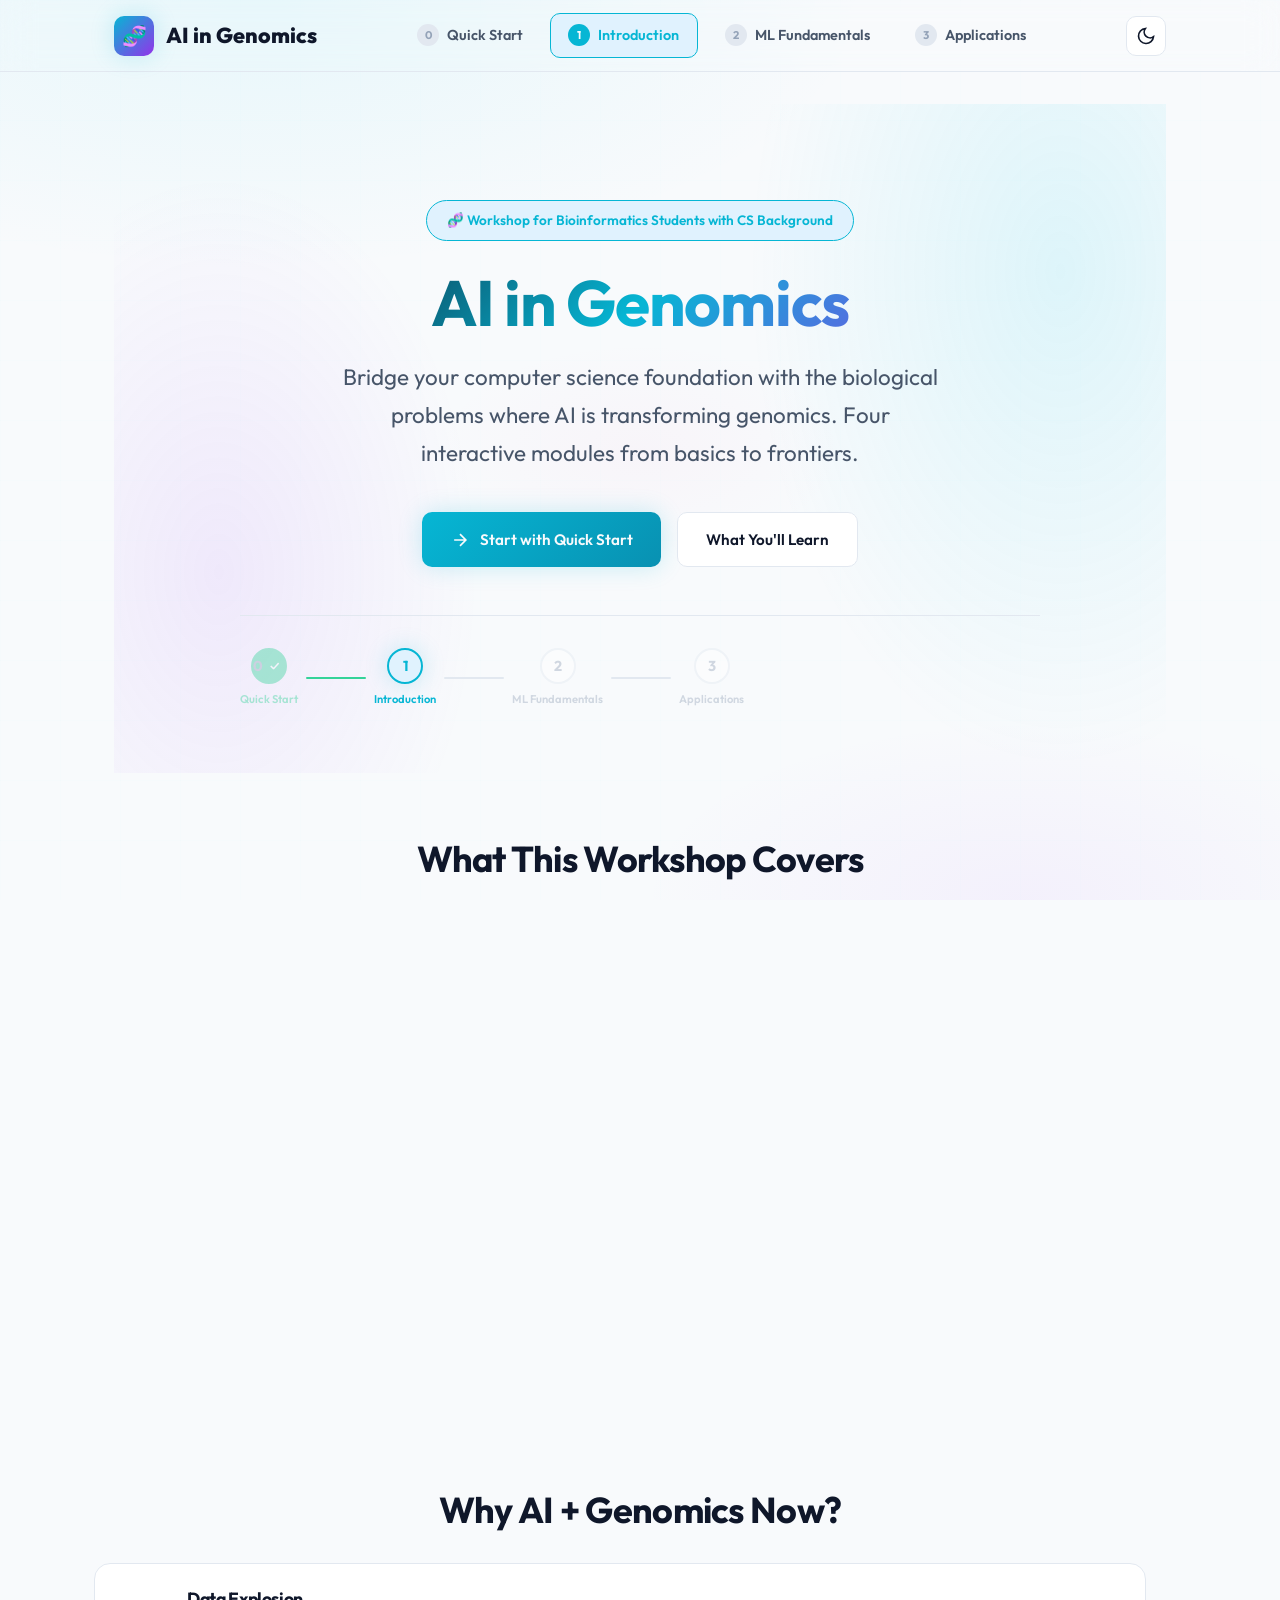
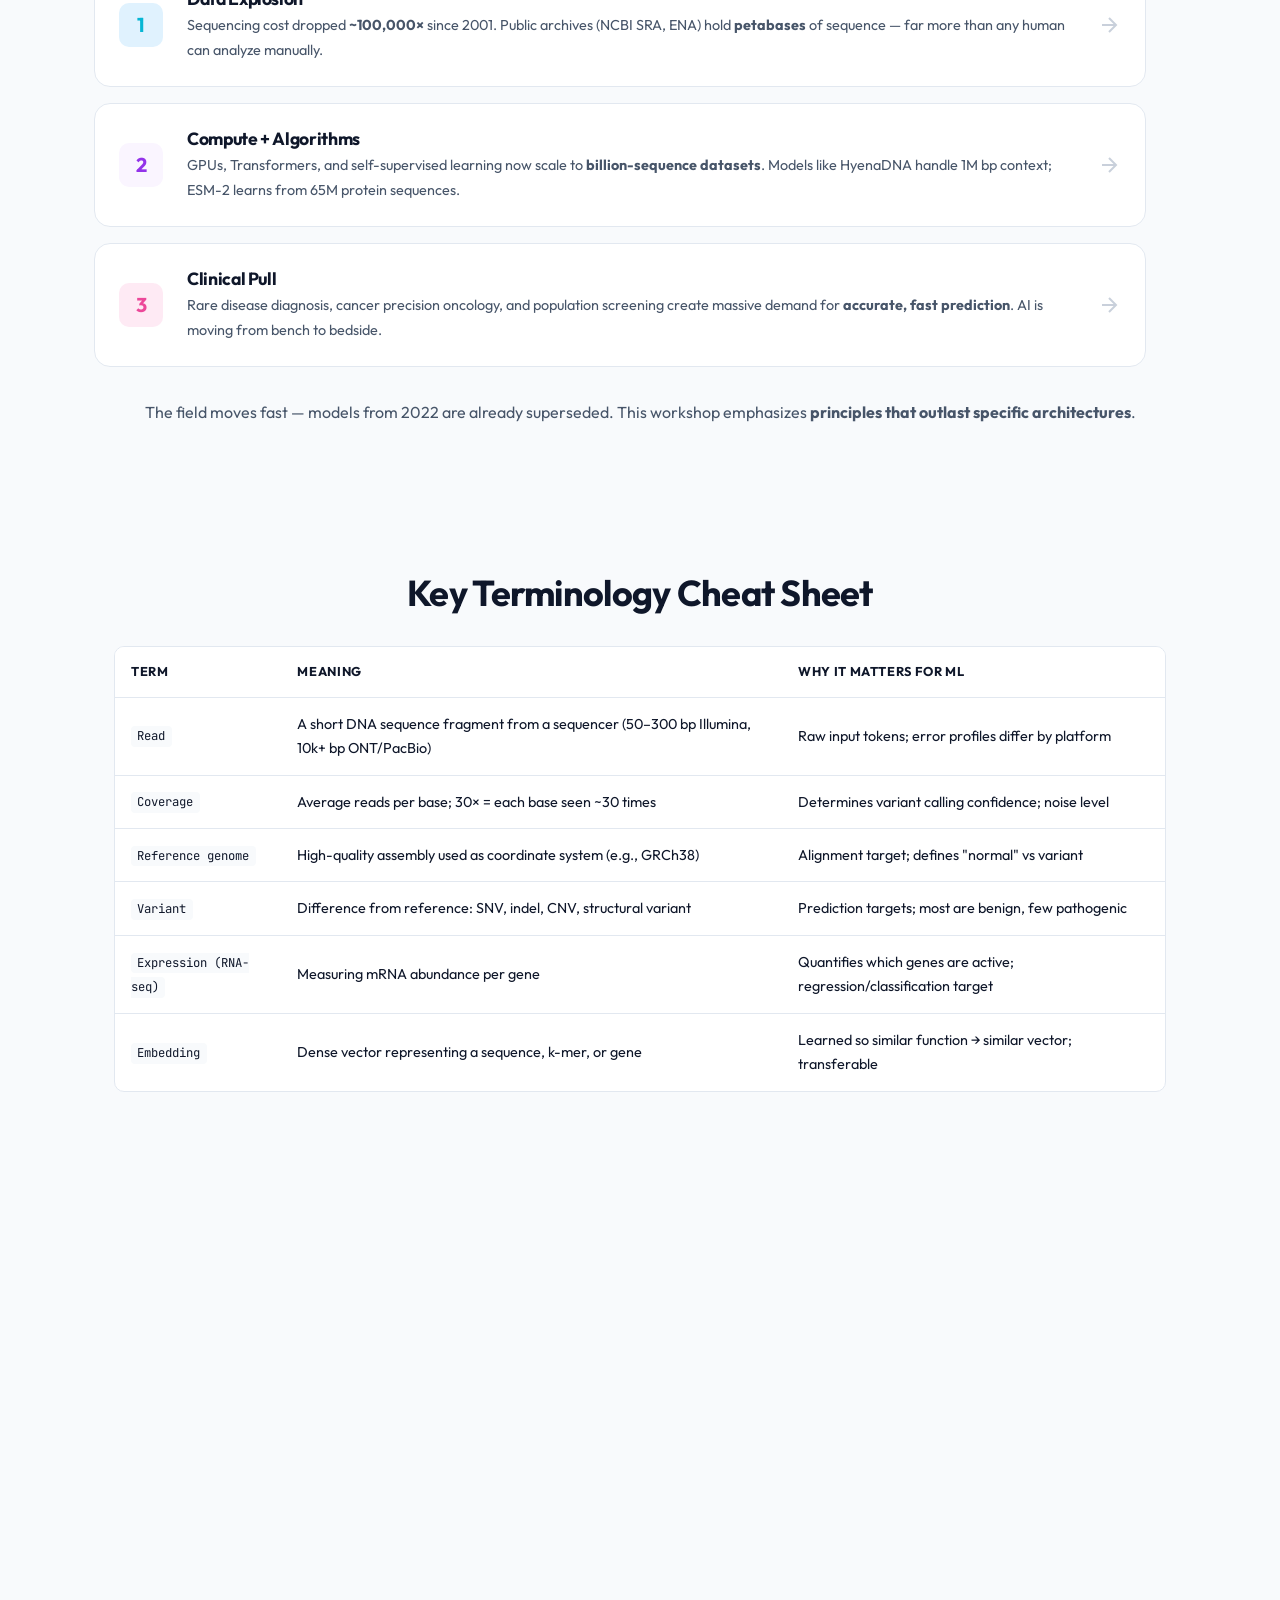
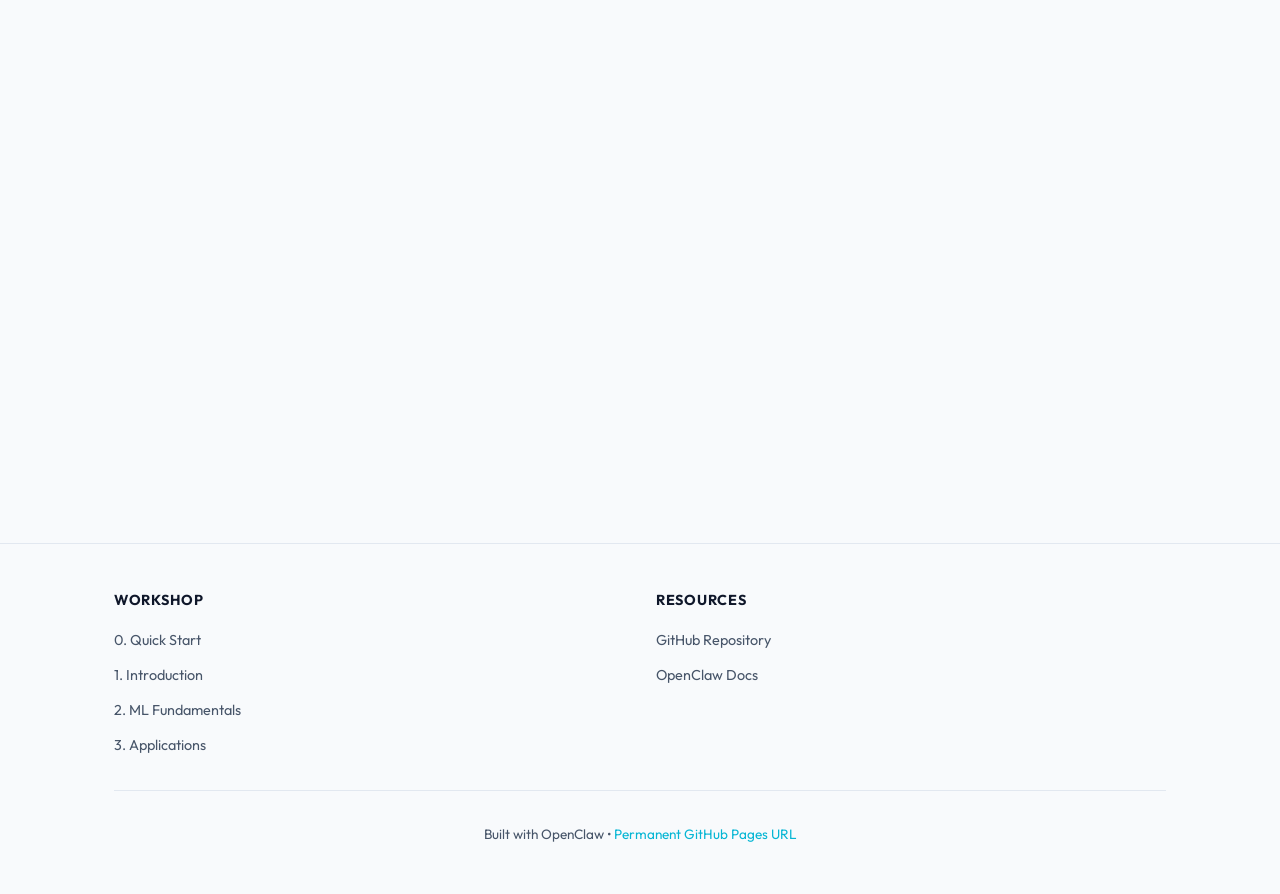
<file: index.html>
<!doctype html>
<html lang="en" data-theme="dark">
<head>
<meta charset="utf-8">
<meta name="viewport" content="width=device-width, initial-scale=1">
<title>AI in Genomics — Workshop</title>
<link rel="preconnect" href="https://fonts.googleapis.com">
<link rel="preconnect" href="https://fonts.gstatic.com" crossorigin>
<link href="https://fonts.googleapis.com/css2?family=Outfit:wght@400;500;600;700;800&family=JetBrains+Mono:wght@400;500;600&display=swap" rel="stylesheet">
<link rel="stylesheet" href="styles.css">
</head>
<body>
<!-- Site Header -->
<header class="site-header" role="banner">
  <div class="header-inner">
    <a href="quick-start.html" class="logo" aria-label="AI in Genomics Workshop Home">
      <span class="logo-icon" aria-hidden="true">🧬</span>
      <span>AI in Genomics</span>
    </a>

    <nav class="nav-desktop" role="navigation" aria-label="Workshop sections">
      <a href="quick-start.html" class="nav-link" data-step="0">
        <span class="step-num">0</span>
        <span>Quick Start</span>
      </a>
      <a href="index.html" class="nav-link active" data-step="1">
        <span class="step-num">1</span>
        <span>Introduction</span>
      </a>
      <a href="ml-fundamentals.html" class="nav-link" data-step="2">
        <span class="step-num">2</span>
        <span>ML Fundamentals</span>
      </a>
      <a href="applications.html" class="nav-link" data-step="3">
        <span class="step-num">3</span>
        <span>Applications</span>
      </a>
    </nav>

    <button class="theme-toggle" data-theme-toggle aria-label="Toggle theme" title="Toggle dark/light mode">
      <svg class="icon-sun" width="20" height="20" viewBox="0 0 24 24" fill="none" stroke="currentColor" stroke-width="2" style="display:none;">
        <circle cx="12" cy="12" r="5"/><path d="M12 1v2M12 21v2M4.22 4.22l1.42 1.42M18.36 18.36l1.42 1.42M1 12h2M21 12h2M4.22 19.78l1.42-1.42M18.36 5.64l1.42-1.42"/>
      </svg>
      <svg class="icon-moon" width="20" height="20" viewBox="0 0 24 24" fill="none" stroke="currentColor" stroke-width="2">
        <path d="M21 12.79A9 9 0 1 1 11.21 3 7 7 0 0 0 21 12.79z"/>
      </svg>
    </button>

    <button class="mobile-menu-btn" aria-label="Open menu" aria-expanded="false" aria-controls="mobile-nav">
      <svg width="24" height="24" viewBox="0 0 24 24" fill="none" stroke="currentColor" stroke-width="2">
        <line x1="3" y1="12" x2="21" y2="12"/><line x1="3" y1="6" x2="21" y2="6"/><line x1="3" y1="18" x2="21" y2="18"/>
      </svg>
    </button>
  </div>

  <!-- Mobile Nav Drawer -->
  <div class="mobile-nav-overlay" aria-hidden="true"></div>
  <nav class="mobile-nav" id="mobile-nav" role="navigation" aria-label="Mobile menu">
    <a href="quick-start.html" class="mobile-nav-link" data-step="0"><span class="step-num">0</span><span>Quick Start: Biology for CS</span></a>
    <a href="index.html" class="mobile-nav-link active" data-step="1"><span class="step-num">1</span><span>Introduction</span></a>
    <a href="ml-fundamentals.html" class="mobile-nav-link" data-step="2"><span class="step-num">2</span><span>ML Fundamentals</span></a>
    <a href="applications.html" class="mobile-nav-link" data-step="3"><span class="step-num">3</span><span>Applications</span></a>
  </nav>
</header>

<main class="page-content" role="main">
  <div class="container">
    <!-- Hero -->
    <section class="hero reveal">
      <div class="hero-content">
        <div class="hero-badge">🧬 Workshop for Bioinformatics Students with CS Background</div>
        <h1>AI in Genomics</h1>
        <p class="subtitle">Bridge your computer science foundation with the biological problems where AI is transforming genomics. Four interactive modules from basics to frontiers.</p>

        <div class="hero-actions">
          <a href="quick-start.html" class="btn btn-primary">
            <svg width="20" height="20" viewBox="0 0 24 24" fill="none" stroke="currentColor" stroke-width="2" aria-hidden="true"><path d="M5 12h14M12 5l7 7-7 7"/></svg>
            Start with Quick Start
          </a>
          <a href="#what-we-cover" class="btn btn-secondary">What You'll Learn</a>
        </div>

        <!-- Progress Indicator -->
        <div class="progress-indicator" role="navigation" aria-label="Workshop progress">
          <div class="progress-steps">
            <div class="progress-step completed" data-step="0">
              <div class="step-circle">0</div>
              <span class="step-label">Quick Start</span>
            </div>
            <div class="progress-connector completed"></div>
            <div class="progress-step active" data-step="1">
              <div class="step-circle">1</div>
              <span class="step-label">Introduction</span>
            </div>
            <div class="progress-connector"></div>
            <div class="progress-step" data-step="2">
              <div class="step-circle">2</div>
              <span class="step-label">ML Fundamentals</span>
            </div>
            <div class="progress-connector"></div>
            <div class="progress-step" data-step="3">
              <div class="step-circle">3</div>
              <span class="step-label">Applications</span>
            </div>
          </div>
        </div>
      </div>
    </section>

    <!-- What This Workshop Covers -->
    <section id="what-we-cover" class="section reveal-stagger">
      <h2 style="text-align:center; margin-bottom:2rem;">What This Workshop Covers</h2>
      <div class="flashcard-grid" role="list" aria-label="Workshop modules">
        <article class="flashcard" role="listitem">
          <div class="flashcard-inner">
            <div class="flashcard-face flashcard-front">
              <div class="flashcard-icon">📚</div>
              <p class="flashcard-term">0. Quick Start</p>
              <p class="flashcard-definition">Biology crash course for CS students — central dogma, gene structure, file formats, CS↔bio analogies</p>
              <span class="flashcard-hint">Click to flip</span>
            </div>
            <div class="flashcard-face flashcard-back">
              <p class="flashcard-definition">Start here if you're new to molecular biology. Learn the vocabulary and mental models you'll need for the rest of the workshop.</p>
            </div>
          </div>
        </article>
        <article class="flashcard" role="listitem">
          <div class="flashcard-inner">
            <div class="flashcard-face flashcard-front">
              <div class="flashcard-icon">🎯</div>
              <p class="flashcard-term">1. Introduction</p>
              <p class="flashcard-definition">Why AI + genomics now, the data landscape, key terminology (reads, coverage, variants, embeddings)</p>
              <span class="flashcard-hint">Click to flip</span>
            </div>
            <div class="flashcard-face flashcard-back">
              <p class="flashcard-definition">Understand the forces driving the field: 100,000× cheaper sequencing, GPU compute, and clinical demand for prediction.</p>
            </div>
          </div>
        </article>
        <article class="flashcard" role="listitem">
          <div class="flashcard-inner">
            <div class="flashcard-face flashcard-front">
              <div class="flashcard-icon">🧠</div>
              <p class="flashcard-term">2. ML Fundamentals</p>
              <p class="flashcard-definition">Sequence representations, CNN/Transformer/SSM architectures, self-supervised pre-training, evaluation pitfalls</p>
              <span class="flashcard-hint">Click to flip</span>
            </div>
            <div class="flashcard-face flashcard-back">
              <p class="flashcard-definition">Learn which architectures work on DNA/protein sequences, why self-supervision is the key unlock, and how to avoid homology leakage.</p>
            </div>
          </div>
        </article>
        <article class="flashcard" role="listitem">
          <div class="flashcard-inner">
            <div class="flashcard-face flashcard-front">
              <div class="flashcard-icon">🚀</div>
              <p class="flashcard-term">3. Applications</p>
              <p class="flashcard-definition">Variant effect prediction, regulatory genomics, single-cell foundation models, open frontiers</p>
              <span class="flashcard-hint">Click to flip</span>
            </div>
            <div class="flashcard-face flashcard-back">
              <p class="flashcard-definition">See real models in action: AlphaMissense, Enformer, GeneFormer, scGPT — and the unsolved problems at the frontier.</p>
            </div>
          </div>
        </article>
      </div>
    </section>

    <!-- Why AI + Genomics Now -->
    <section class="section reveal-stagger">
      <h2 style="text-align:center; margin-bottom:2rem;">Why AI + Genomics Now?</h2>
      <div class="pipeline" role="list" aria-label="Three forces driving AI in genomics">
        <article class="pipeline-step" role="listitem">
          <div class="step-number">1</div>
          <div class="step-content">
            <h3 class="step-title">Data Explosion</h3>
            <p class="step-desc">Sequencing cost dropped <strong>~100,000×</strong> since 2001. Public archives (NCBI SRA, ENA) hold <strong>petabases</strong> of sequence — far more than any human can analyze manually.</p>
          </div>
          <svg class="step-arrow" viewBox="0 0 24 24" fill="none" stroke="currentColor" stroke-width="2" aria-hidden="true"><path d="M5 12h14M12 5l7 7-7 7"/></svg>
        </article>
        <article class="pipeline-step" role="listitem">
          <div class="step-number">2</div>
          <div class="step-content">
            <h3 class="step-title">Compute + Algorithms</h3>
            <p class="step-desc">GPUs, Transformers, and self-supervised learning now scale to <strong>billion-sequence datasets</strong>. Models like HyenaDNA handle 1M bp context; ESM-2 learns from 65M protein sequences.</p>
          </div>
          <svg class="step-arrow" viewBox="0 0 24 24" fill="none" stroke="currentColor" stroke-width="2" aria-hidden="true"><path d="M5 12h14M12 5l7 7-7 7"/></svg>
        </article>
        <article class="pipeline-step" role="listitem">
          <div class="step-number">3</div>
          <div class="step-content">
            <h3 class="step-title">Clinical Pull</h3>
            <p class="step-desc">Rare disease diagnosis, cancer precision oncology, and population screening create massive demand for <strong>accurate, fast prediction</strong>. AI is moving from bench to bedside.</p>
          </div>
          <svg class="step-arrow" viewBox="0 0 24 24" fill="none" stroke="currentColor" stroke-width="2" aria-hidden="true"><path d="M5 12h14M12 5l7 7-7 7"/></svg>
        </article>
      </div>
      <p style="text-align:center; margin-top:1.5rem; color:var(--fg-muted);">The field moves fast — models from 2022 are already superseded. This workshop emphasizes <strong>principles that outlast specific architectures</strong>.</p>
    </section>

    <!-- Key Terminology -->
    <section class="section reveal">
      <h2 style="text-align:center; margin-bottom:2rem;">Key Terminology Cheat Sheet</h2>
      <div class="table-wrapper">
        <table>
          <thead>
            <tr>
              <th>Term</th>
              <th>Meaning</th>
              <th>Why It Matters for ML</th>
            </tr>
          </thead>
          <tbody>
            <tr>
              <td><code>Read</code></td>
              <td>A short DNA sequence fragment from a sequencer (50–300 bp Illumina, 10k+ bp ONT/PacBio)</td>
              <td>Raw input tokens; error profiles differ by platform</td>
            </tr>
            <tr>
              <td><code>Coverage</code></td>
              <td>Average reads per base; 30× = each base seen ~30 times</td>
              <td>Determines variant calling confidence; noise level</td>
            </tr>
            <tr>
              <td><code>Reference genome</code></td>
              <td>High-quality assembly used as coordinate system (e.g., GRCh38)</td>
              <td>Alignment target; defines "normal" vs variant</td>
            </tr>
            <tr>
              <td><code>Variant</code></td>
              <td>Difference from reference: SNV, indel, CNV, structural variant</td>
              <td>Prediction targets; most are benign, few pathogenic</td>
            </tr>
            <tr>
              <td><code>Expression (RNA-seq)</code></td>
              <td>Measuring mRNA abundance per gene</td>
              <td>Quantifies which genes are active; regression/classification target</td>
            </tr>
            <tr>
              <td><code>Embedding</code></td>
              <td>Dense vector representing a sequence, k-mer, or gene</td>
              <td>Learned so similar function → similar vector; transferable</td>
            </tr>
          </tbody>
        </table>
      </div>
    </section>

    <!-- Socratic Check -->
    <section class="section reveal">
      <div class="socratic-question" role="region" aria-label="Socratic question">
        <span class="socratic-label">Check Your Understanding</span>
        <p><strong>Why did deep learning take off in genomics around 2015–2017, not earlier?</strong> (Hint: it wasn't just "more data.")</p>
        <button class="socratic-toggle" aria-expanded="false" aria-controls="socratic-answer-1">Show Answer</button>
        <div class="socratic-answer" id="socratic-answer-1" role="region" aria-label="Answer">
          <h4>Answer</h3>
          <p>Three convergent factors: (1) <strong>CNN architectures</strong> (DanQ, DeepSEA) showed regulatory prediction from raw sequence; (2) <strong>GPU compute</strong> became accessible for sequence-length inputs; (3) <strong>Self-supervised pre-training</strong> (k-mer masking, bidirectional LMs) let models leverage unlabeled data — critical because <em>labeled genomics data is scarce</em>. Data volume alone wasn't sufficient; the algorithmic toolkit to use it was missing.</p>
          <h4>Common Misconceptions</h4>
          <ul>
            <li>"Just more data" — but labeled data is still limiting; self-supervision was the unlock</li>
            <li>"Just GPUs" — CNNs for sequences existed earlier but didn't generalize without architectural inductive biases (dilated convs, attention)</li>
            <li>"Transformers arrived then" — Transformers came later (2019+); the 2015–2017 wave was CNN/RNN-based</li>
          </ul>
        </div>
      </div>
    </section>

    <!-- Prerequisites -->
    <section class="section reveal">
      <div class="card card-warning">
        <div class="card-header">
          <div class="card-icon">⚡</div>
          <h2 class="card-title">Prerequisites</h2>
        </div>
        <div class="card-body">
          <p>You should be comfortable with:</p>
          <ul style="margin: 1rem 0; padding-left: 1.5rem; color: var(--fg-muted);">
            <li>Python (NumPy, pandas, PyTorch or TensorFlow basics)</li>
            <li>Core ML concepts: training/validation/test, overfitting, gradient descent</li>
            <li>Basic molecular biology: DNA → RNA → protein, what a gene is</li>
          </ul>
          <p>No prior genomics coursework required — we define terms as you go.</p>
          <p><strong>New to biology?</strong> Start with the <a href="quick-start.html">Quick Start</a> tab for a CS-friendly crash course.</p>
        </div>
      </div>
    </section>
  </div>
</main>

<footer class="site-footer" role="contentinfo">
  <div class="container">
    <div class="footer-grid">
      <div>
        <h3 class="footer-title">Workshop</h3>
        <ul class="footer-links">
          <li><a href="quick-start.html">0. Quick Start</a></li>
          <li><a href="index.html">1. Introduction</a></li>
          <li><a href="ml-fundamentals.html">2. ML Fundamentals</a></li>
          <li><a href="applications.html">3. Applications</a></li>
        </ul>
      </div>
      <div>
        <h3 class="footer-title">Resources</h3>
        <ul class="footer-links">
          <li><a href="https://github.com/hira-14/nvidia-workshop" target="_blank" rel="noopener">GitHub Repository</a></li>
          <li><a href="https://docs.openclaw.ai" target="_blank" rel="noopener">OpenClaw Docs</a></li>
        </ul>
      </div>
    </div>
    <div class="footer-bottom">
      <p>Built with OpenClaw • <a href="https://hira-14.github.io/nvidia-workshop/" target="_blank" rel="noopener">Permanent GitHub Pages URL</a></p>
    </div>
  </div>
</footer>

<script src="app.js"></script>
<script src="socratic.js" defer></script>
<script>
  // Answer key for Socratic tutor (matches inline question above)
  window.SOCRATIC_KEY = {
    "brief": "First-year bioinformatics students with CS background. Stress: compute + algorithmic advances (CNNs, then transformers) + self-supervision, not just data volume.",
    "questions": {
      "why-ai-genomics": {
        "question": "Why did deep learning take off in genomics around 2015–2017, not earlier?",
        "answer": "Three convergent factors: (1) CNN architectures (DanQ, DeepSEA) showed regulatory prediction from raw sequence; (2) GPU compute became accessible for sequence-length inputs; (3) self-supervised pre-training (k-mer masking, bidirectional LMs) let models leverage unlabeled data — critical because labeled genomics data is scarce. Data volume alone wasn't sufficient; the algorithmic toolkit to use it was missing.",
        "misconceptions": [
          "Just more data — but labeled data is still limiting; self-supervision was the unlock",
          "Just GPUs — CNNs for sequences existed earlier but didn't generalize without architectural inductive biases (dilated convs, attention)",
          "Transformers arrived later (2019+); the 2015–2017 wave was CNN/RNN-based"
        ]
      }
    }
  };
</script>
</body>
</html>
</file>
<file: styles.css>
/* ========================================
   AI in Genomics Workshop — Design System
   ======================================== */

:root {
  /* Color palette — vibrant, scientific, accessible */
  --bg: #0a0f1a;
  --bg-elevated: #111827;
  --bg-card: #151d30;
  --bg-card-hover: #1c2640;
  --fg: #f1f5f9;
  --fg-muted: #94a3b8;
  --fg-subtle: #64748b;

  --primary: #22d3ee;      /* cyan */
  --primary-dim: #06b6d4;
  --primary-soft: #0e4d5e;
  --secondary: #a855f7;    /* purple */
  --secondary-dim: #9333ea;
  --secondary-soft: #3b1a5c;
  --accent: #f472b6;       /* pink */
  --accent-dim: #ec4899;
  --success: #34d399;      /* emerald */
  --warning: #fbbf24;      /* amber */
  --danger: #f87171;       /* red */

  --border: #1e293b;
  --border-bright: #334155;

  --radius-sm: 6px;
  --radius-md: 10px;
  --radius-lg: 16px;
  --radius-xl: 24px;

  --shadow-sm: 0 1px 2px rgba(0,0,0,0.3);
  --shadow-md: 0 4px 12px rgba(0,0,0,0.4);
  --shadow-lg: 0 8px 32px rgba(0,0,0,0.5);
  --shadow-glow: 0 0 24px rgba(34,211,238,0.15);
  --shadow-glow-strong: 0 0 48px rgba(34,211,238,0.25);

  --font-sans: 'Outfit', system-ui, -apple-system, sans-serif;
  --font-mono: 'JetBrains Mono', 'Fira Code', ui-monospace, monospace;

  --transition-fast: 150ms ease;
  --transition-normal: 250ms ease;
  --transition-slow: 400ms ease;

  --container: 1100px;
  --header-h: 72px;
}

/* Light mode (optional) */
[data-theme="light"] {
  --bg: #f8fafc;
  --bg-elevated: #ffffff;
  --bg-card: #ffffff;
  --bg-card-hover: #f1f5f9;
  --fg: #0f172a;
  --fg-muted: #475569;
  --fg-subtle: #94a3b8;
  --primary: #06b6d4;
  --primary-dim: #0891b2;
  --primary-soft: #e0f2fe;
  --secondary: #9333ea;
  --secondary-dim: #7e22ce;
  --secondary-soft: #faf5ff;
  --accent: #ec4899;
  --accent-dim: #db2777;
  --border: #e2e8f0;
  --border-bright: #cbd5e1;
  --shadow-sm: 0 1px 2px rgba(15,23,42,0.06);
  --shadow-md: 0 4px 12px rgba(15,23,42,0.1);
  --shadow-lg: 0 8px 32px rgba(15,23,42,0.12);
  --shadow-glow: 0 0 24px rgba(6,182,212,0.2);
  --shadow-glow-strong: 0 0 48px rgba(6,182,212,0.3);
}

*, *::before, *::after { box-sizing: border-box; }

@media (prefers-reduced-motion: reduce) {
  *, *::before, *::after {
    animation-duration: 0.01ms !important;
    animation-iteration-count: 1 !important;
    transition-duration: 0.01ms !important;
    scroll-behavior: auto !important;
  }
}

html {
  scroll-behavior: smooth;
  font-size: 16px;
}

body {
  margin: 0;
  font-family: var(--font-sans);
  background: var(--bg);
  color: var(--fg);
  line-height: 1.7;
  min-height: 100vh;
  overflow-x: hidden;
}

/* Background atmosphere */
body::before {
  content: "";
  position: fixed;
  inset: 0;
  z-index: -2;
  background:
    radial-gradient(ellipse 80% 50% at 20% 0%, rgba(34,211,238,0.08) 0%, transparent 60%),
    radial-gradient(ellipse 60% 40% at 80% 100%, rgba(168,85,247,0.06) 0%, transparent 50%),
    radial-gradient(ellipse 40% 30% at 50% 50%, rgba(244,114,182,0.04) 0%, transparent 40%),
    var(--bg);
  pointer-events: none;
}

body::after {
  content: "";
  position: fixed;
  inset: 0;
  z-index: -1;
  background-image:
    linear-gradient(rgba(34,211,238,0.02) 1px, transparent 1px),
    linear-gradient(90deg, rgba(34,211,238,0.02) 1px, transparent 1px);
  background-size: 60px 60px;
  pointer-events: none;
  opacity: 0.5;
}

/* ========================================
   Typography
   ======================================== */
h1, h2, h3, h4, h5, h6 {
  font-weight: 700;
  line-height: 1.2;
  letter-spacing: -0.02em;
  color: var(--fg);
}

h1 { font-size: clamp(2.5rem, 5vw, 4rem); margin: 0 0 0.5rem; }
h2 { font-size: clamp(1.5rem, 3vw, 2.25rem); margin: 0 0 1rem; }
h3 { font-size: clamp(1.15rem, 2vw, 1.5rem); margin: 0 0 0.75rem; }

p { margin: 0 0 1rem; color: var(--fg-muted); }

a { color: var(--primary); text-decoration: none; transition: color var(--transition-fast); }
a:hover { color: var(--primary-dim); text-decoration: underline; }

code, pre, kbd, samp { font-family: var(--font-mono); }

/* ========================================
   Layout
   ======================================== */
.container {
  width: 100%;
  max-width: var(--container);
  margin: 0 auto;
  padding: 0 1.5rem;
}

.section { padding: 4rem 0; }

/* ========================================
   Header / Navigation
   ======================================== */
.site-header {
  position: sticky;
  top: 0;
  z-index: 100;
  height: var(--header-h);
  background: rgba(var(--bg-elevated), 0.85);
  backdrop-filter: blur(16px);
  border-bottom: 1px solid var(--border);
  transition: box-shadow var(--transition-normal), background var(--transition-normal);
}

.site-header.scrolled {
  box-shadow: var(--shadow-md);
  background: rgba(var(--bg-elevated), 0.95);
}

.header-inner {
  display: flex;
  align-items: center;
  justify-content: space-between;
  height: 100%;
  max-width: var(--container);
  margin: 0 auto;
  padding: 0 1.5rem;
}

.logo {
  display: flex;
  align-items: center;
  gap: 0.75rem;
  font-weight: 800;
  font-size: 1.35rem;
  color: var(--fg);
  text-decoration: none;
}

.logo:hover { color: var(--fg); text-decoration: none; }

.logo-icon {
  width: 40px;
  height: 40px;
  border-radius: 10px;
  background: linear-gradient(135deg, var(--primary), var(--secondary));
  display: flex;
  align-items: center;
  justify-content: center;
  font-size: 1.25rem;
  box-shadow: var(--shadow-glow);
  animation: pulse-glow 3s ease-in-out infinite;
}

@keyframes pulse-glow {
  0%, 100% { box-shadow: var(--shadow-glow); }
  50% { box-shadow: var(--shadow-glow-strong); }
}

.nav-desktop {
  display: none;
  align-items: center;
  gap: 0.5rem;
}

@media (min-width: 768px) {
  .nav-desktop { display: flex; }
}

.nav-link {
  display: flex;
  align-items: center;
  gap: 0.5rem;
  padding: 0.6rem 1.1rem;
  border-radius: var(--radius-md);
  font-weight: 600;
  font-size: 0.9rem;
  color: var(--fg-muted);
  background: transparent;
  border: 1px solid transparent;
  transition: all var(--transition-fast);
  position: relative;
  overflow: hidden;
}

.nav-link::before {
  content: "";
  position: absolute;
  inset: 0;
  background: linear-gradient(135deg, var(--primary-soft), var(--secondary-soft));
  opacity: 0;
  transition: opacity var(--transition-fast);
  z-index: -1;
}

.nav-link:hover {
  color: var(--fg);
  border-color: var(--border-bright);
  text-decoration: none;
}

.nav-link:hover::before { opacity: 1; }

.nav-link.active {
  color: var(--primary);
  background: var(--primary-soft);
  border-color: var(--primary);
}

.nav-link.active::before { opacity: 1; }

.nav-link .step-num {
  display: inline-flex;
  align-items: center;
  justify-content: center;
  width: 22px;
  height: 22px;
  border-radius: 50%;
  font-size: 0.7rem;
  font-weight: 700;
  background: var(--border);
  color: var(--fg-subtle);
  transition: all var(--transition-fast);
}

.nav-link.active .step-num {
  background: var(--primary);
  color: var(--bg);
}

.theme-toggle {
  display: flex;
  align-items: center;
  justify-content: center;
  width: 40px;
  height: 40px;
  border-radius: var(--radius-md);
  background: var(--bg-card);
  border: 1px solid var(--border);
  color: var(--fg);
  cursor: pointer;
  transition: all var(--transition-fast);
}

.theme-toggle:hover {
  background: var(--bg-card-hover);
  border-color: var(--border-bright);
  transform: scale(1.05);
}

.mobile-menu-btn {
  display: flex;
  align-items: center;
  justify-content: center;
  width: 40px;
  height: 40px;
  border-radius: var(--radius-md);
  background: var(--bg-card);
  border: 1px solid var(--border);
  color: var(--fg);
  cursor: pointer;
}

@media (min-width: 768px) {
  .mobile-menu-btn { display: none; }
}

/* Mobile nav drawer */
.mobile-nav {
  position: fixed;
  top: var(--header-h);
  right: 0;
  bottom: 0;
  width: 280px;
  max-width: 85vw;
  background: var(--bg-elevated);
  border-left: 1px solid var(--border);
  padding: 1.5rem;
  transform: translateX(100%);
  transition: transform var(--transition-normal);
  z-index: 99;
  overflow-y: auto;
}

.mobile-nav.open { transform: translateX(0); }

.mobile-nav-link {
  display: flex;
  align-items: center;
  gap: 0.75rem;
  padding: 1rem 1.25rem;
  border-radius: var(--radius-md);
  font-weight: 600;
  color: var(--fg-muted);
  text-decoration: none;
  margin-bottom: 0.5rem;
  transition: all var(--transition-fast);
}

.mobile-nav-link:hover,
.mobile-nav-link.active {
  color: var(--fg);
  background: var(--bg-card);
  text-decoration: none;
}

.mobile-nav-link.active { color: var(--primary); background: var(--primary-soft); }

.mobile-nav-overlay {
  position: fixed;
  inset: 0;
  background: rgba(0,0,0,0.5);
  opacity: 0;
  visibility: hidden;
  transition: all var(--transition-normal);
  z-index: 98;
}

.mobile-nav-overlay.visible { opacity: 1; visibility: visible; }

/* ========================================
   Hero Section
   ======================================== */
.hero {
  position: relative;
  padding: 6rem 0 4rem;
  overflow: hidden;
}

.hero::before {
  content: "";
  position: absolute;
  top: -50%;
  right: -20%;
  width: 60%;
  height: 150%;
  background: radial-gradient(ellipse, rgba(34,211,238,0.12) 0%, transparent 70%);
  pointer-events: none;
  animation: float 20s ease-in-out infinite;
}

.hero::after {
  content: "";
  position: absolute;
  bottom: -30%;
  left: -15%;
  width: 50%;
  height: 120%;
  background: radial-gradient(ellipse, rgba(168,85,247,0.1) 0%, transparent 70%);
  pointer-events: none;
  animation: float 25s ease-in-out infinite reverse;
}

@keyframes float {
  0%, 100% { transform: translate(0, 0) rotate(0deg); }
  25% { transform: translate(2%, 1%) rotate(1deg); }
  50% { transform: translate(-1%, 2%) rotate(-0.5deg); }
  75% { transform: translate(1%, -1%) rotate(0.5deg); }
}

.hero-content {
  position: relative;
  z-index: 1;
  text-align: center;
  max-width: 800px;
  margin: 0 auto;
}

.hero-badge {
  display: inline-flex;
  align-items: center;
  gap: 0.5rem;
  padding: 0.5rem 1.25rem;
  border-radius: 100px;
  background: var(--primary-soft);
  border: 1px solid var(--primary);
  color: var(--primary);
  font-weight: 600;
  font-size: 0.85rem;
  margin-bottom: 1.5rem;
  animation: slide-up 0.6s ease-out;
}

.hero h1 {
  background: linear-gradient(135deg, var(--fg) 0%, var(--primary) 50%, var(--secondary) 100%);
  -webkit-background-clip: text;
  -webkit-text-fill-color: transparent;
  background-clip: text;
  margin-bottom: 1rem;
  animation: slide-up 0.6s ease-out 0.1s both;
}

.hero .subtitle {
  font-size: clamp(1.1rem, 2.5vw, 1.4rem);
  color: var(--fg-muted);
  max-width: 600px;
  margin: 0 auto 2.5rem;
  animation: slide-up 0.6s ease-out 0.2s both;
}

@keyframes slide-up {
  from { opacity: 0; transform: translateY(20px); }
  to { opacity: 1; transform: translateY(0); }
}

.hero-actions {
  display: flex;
  gap: 1rem;
  justify-content: center;
  flex-wrap: wrap;
  animation: slide-up 0.6s ease-out 0.3s both;
}

.btn {
  display: inline-flex;
  align-items: center;
  gap: 0.6rem;
  padding: 0.85rem 1.75rem;
  border-radius: var(--radius-md);
  font-weight: 600;
  font-size: 0.95rem;
  text-decoration: none;
  border: none;
  cursor: pointer;
  transition: all var(--transition-fast);
  position: relative;
  overflow: hidden;
}

.btn-primary {
  background: linear-gradient(135deg, var(--primary), var(--primary-dim));
  color: var(--bg);
  box-shadow: var(--shadow-glow);
}

.btn-primary:hover {
  transform: translateY(-2px);
  box-shadow: var(--shadow-glow-strong);
  color: var(--bg);
  text-decoration: none;
}

.btn-secondary {
  background: var(--bg-card);
  color: var(--fg);
  border: 1px solid var(--border);
}

.btn-secondary:hover {
  background: var(--bg-card-hover);
  border-color: var(--border-bright);
  color: var(--fg);
  text-decoration: none;
  transform: translateY(-2px);
}

.btn-ghost {
  background: transparent;
  color: var(--fg-muted);
  border: 1px solid transparent;
}

.btn-ghost:hover {
  color: var(--fg);
  background: var(--bg-card);
  text-decoration: none;
}

.btn-sm { padding: 0.5rem 1rem; font-size: 0.85rem; }

.progress-indicator {
  display: flex;
  align-items: center;
  gap: 0.75rem;
  margin-top: 3rem;
  padding-top: 2rem;
  border-top: 1px solid var(--border);
  animation: slide-up 0.6s ease-out 0.4s both;
}

.progress-steps {
  display: flex;
  align-items: center;
  gap: 0.5rem;
  flex-wrap: wrap;
  justify-content: center;
}

.progress-step {
  display: flex;
  flex-direction: column;
  align-items: center;
  gap: 0.35rem;
  opacity: 0.4;
  transition: all var(--transition-normal);
}

.progress-step.active { opacity: 1; }

.progress-step.completed .step-circle {
  background: var(--success);
  border-color: var(--success);
}

.progress-step.completed .step-circle::after {
  content: "✓";
  display: flex;
  align-items: center;
  justify-content: center;
  width: 100%;
  height: 100%;
  font-size: 0.7rem;
  font-weight: 700;
  color: var(--bg);
}

.progress-step .step-circle {
  width: 36px;
  height: 36px;
  border-radius: 50%;
  border: 2px solid var(--border);
  background: var(--bg-card);
  display: flex;
  align-items: center;
  justify-content: center;
  font-weight: 700;
  font-size: 0.9rem;
  color: var(--fg-subtle);
  transition: all var(--transition-normal);
}

.progress-step.active .step-circle {
  border-color: var(--primary);
  background: var(--primary-soft);
  color: var(--primary);
  box-shadow: var(--shadow-glow);
}

.progress-step .step-label {
  font-size: 0.7rem;
  font-weight: 600;
  color: var(--fg-subtle);
  white-space: nowrap;
}

.progress-step.active .step-label { color: var(--primary); }
.progress-step.completed .step-label { color: var(--success); }

.progress-connector {
  width: 60px;
  height: 2px;
  background: var(--border);
  border-radius: 1px;
}

.progress-connector.completed { background: var(--success); }

@media (max-width: 600px) {
  .progress-connector { width: 30px; }
  .progress-step .step-label { display: none; }
}

/* ========================================
   Cards
   ======================================== */
.card {
  background: var(--bg-card);
  border: 1px solid var(--border);
  border-radius: var(--radius-lg);
  padding: 2rem;
  transition: all var(--transition-normal);
  position: relative;
  overflow: hidden;
}

.card::before {
  content: "";
  position: absolute;
  top: 0;
  left: 0;
  right: 0;
  height: 3px;
  background: linear-gradient(90deg, var(--primary), var(--secondary), var(--accent));
  opacity: 0;
  transition: opacity var(--transition-normal);
}

.card:hover {
  border-color: var(--border-bright);
  transform: translateY(-4px);
  box-shadow: var(--shadow-lg);
}

.card:hover::before { opacity: 1; }

.card-header {
  display: flex;
  align-items: flex-start;
  gap: 1rem;
  margin-bottom: 1.25rem;
}

.card-icon {
  display: inline-flex;
  align-items: center;
  justify-content: center;
  width: 48px;
  height: 48px;
  border-radius: var(--radius-md);
  background: var(--primary-soft);
  color: var(--primary);
  font-size: 1.5rem;
  flex-shrink: 0;
  transition: all var(--transition-fast);
}

.card:hover .card-icon {
  transform: scale(1.1) rotate(3deg);
  background: var(--primary);
  color: var(--bg);
}

.card-title { margin: 0; font-size: 1.25rem; }

.card-body { color: var(--fg-muted); }

/* Card variants */
.card-primary::before { background: linear-gradient(90deg, var(--primary), var(--secondary)); }
.card-primary .card-icon { background: var(--primary-soft); color: var(--primary); }

.card-secondary::before { background: linear-gradient(90deg, var(--secondary), var(--accent)); }
.card-secondary .card-icon { background: var(--secondary-soft); color: var(--secondary); }

.card-accent::before { background: linear-gradient(90deg, var(--accent), var(--warning)); }
.card-accent .card-icon { background: rgba(244,114,182,0.15); color: var(--accent); }

.card-success::before { background: linear-gradient(90deg, var(--success), var(--primary)); }
.card-success .card-icon { background: rgba(52,211,153,0.15); color: var(--success); }

.card-warning::before { background: linear-gradient(90deg, var(--warning), var(--accent)); }
.card-warning .card-icon { background: rgba(251,191,36,0.15); color: var(--warning); }

/* ========================================
   Interactive Tables
   ======================================== */
.table-wrapper {
  overflow-x: auto;
  border-radius: var(--radius-md);
  border: 1px solid var(--border);
  background: var(--bg-elevated);
}

table { width: 100%; border-collapse: collapse; font-size: 0.9rem; }

th, td {
  padding: 0.875rem 1rem;
  text-align: left;
  border-bottom: 1px solid var(--border);
  transition: background var(--transition-fast);
}

th {
  background: var(--bg-card);
  font-weight: 700;
  color: var(--fg);
  font-size: 0.8rem;
  text-transform: uppercase;
  letter-spacing: 0.05em;
  position: sticky;
  top: 0;
  z-index: 1;
}

tbody tr { transition: background var(--transition-fast); }
tbody tr:hover { background: var(--bg-card); }
tbody tr:last-child td { border-bottom: none; }

td code { background: var(--bg); padding: 0.15rem 0.4rem; border-radius: 4px; font-size: 0.85em; }

/* ========================================
   Tabs
   ======================================== */
.tabs { margin: 1.5rem 0; }
.tab-list {
  display: flex;
  gap: 0.5rem;
  flex-wrap: wrap;
  border-bottom: 1px solid var(--border);
  padding-bottom: 0.5rem;
  margin-bottom: 1.5rem;
}

.tab-btn {
  padding: 0.6rem 1.25rem;
  border-radius: var(--radius-md);
  font-weight: 600;
  font-size: 0.9rem;
  color: var(--fg-muted);
  background: transparent;
  border: 1px solid transparent;
  cursor: pointer;
  transition: all var(--transition-fast);
}

.tab-btn:hover {
  color: var(--fg);
  background: var(--bg-card);
  border-color: var(--border);
}

.tab-btn.active {
  color: var(--primary);
  background: var(--primary-soft);
  border-color: var(--primary);
}

.tab-panel { display: none; animation: fade-in 0.3s ease; }
.tab-panel.active { display: block; }

@keyframes fade-in { from { opacity: 0; transform: translateY(8px); } to { opacity: 1; transform: translateY(0); } }

/* ========================================
   Accordions
   ======================================== */
.accordion { border: 1px solid var(--border); border-radius: var(--radius-md); overflow: hidden; }
.accordion-item { border-bottom: 1px solid var(--border); }
.accordion-item:last-child { border-bottom: none; }

.accordion-header {
  display: flex;
  align-items: center;
  justify-content: space-between;
  width: 100%;
  padding: 1.25rem 1.5rem;
  background: var(--bg-card);
  border: none;
  color: var(--fg);
  font-weight: 600;
  font-size: 1rem;
  text-align: left;
  cursor: pointer;
  transition: background var(--transition-fast);
}

.accordion-header:hover { background: var(--bg-card-hover); }
.accordion-header:focus-visible { outline: 2px solid var(--primary); outline-offset: -2px; }

.accordion-icon {
  width: 24px;
  height: 24px;
  display: flex;
  align-items: center;
  justify-content: center;
  color: var(--fg-subtle);
  transition: transform var(--transition-fast);
  flex-shrink: 0;
}

.accordion-item.open .accordion-icon { transform: rotate(180deg); }

.accordion-content {
  max-height: 0;
  overflow: hidden;
  transition: max-height var(--transition-normal), padding var(--transition-normal);
}

.accordion-item.open .accordion-content {
  max-height: 500px;
  padding: 1.5rem;
}

/* ========================================
   Tooltips
   ======================================== */
.tooltip {
  position: relative;
  cursor: help;
  border-bottom: 1px dotted var(--fg-subtle);
}

.tooltip::before {
  content: attr(data-tip);
  position: absolute;
  bottom: 120%;
  left: 50%;
  transform: translateX(-50%);
  max-width: 280px;
  padding: 0.75rem 1rem;
  background: var(--bg-elevated);
  border: 1px solid var(--border);
  border-radius: var(--radius-md);
  font-size: 0.8rem;
  line-height: 1.5;
  color: var(--fg);
  white-space: normal;
  opacity: 0;
  visibility: hidden;
  transition: all var(--transition-fast);
  z-index: 10;
  box-shadow: var(--shadow-lg);
}

.tooltip::after {
  content: "";
  position: absolute;
  bottom: 112%;
  left: 50%;
  transform: translateX(-50%);
  border: 6px solid transparent;
  border-top-color: var(--border);
  opacity: 0;
  visibility: hidden;
  transition: all var(--transition-fast);
}

.tooltip:hover::before,
.tooltip:hover::after,
.tooltip:focus::before,
.tooltip:focus::after {
  opacity: 1;
  visibility: visible;
}

/* ========================================
   Code Blocks
   ======================================== */
.code-block {
  position: relative;
  background: #0d1117;
  border: 1px solid var(--border);
  border-radius: var(--radius-md);
  overflow: hidden;
  margin: 1.5rem 0;
}

.code-header {
  display: flex;
  align-items: center;
  justify-content: space-between;
  padding: 0.75rem 1rem;
  background: #161b22;
  border-bottom: 1px solid var(--border);
  font-size: 0.8rem;
  color: var(--fg-subtle);
}

.code-lang { font-weight: 600; text-transform: uppercase; letter-spacing: 0.05em; }

.copy-btn {
  padding: 0.35rem 0.75rem;
  border-radius: var(--radius-sm);
  background: var(--bg);
  border: 1px solid var(--border);
  color: var(--fg-muted);
  font-size: 0.75rem;
  font-weight: 600;
  cursor: pointer;
  transition: all var(--transition-fast);
}

.copy-btn:hover { background: var(--primary-soft); border-color: var(--primary); color: var(--primary); }
.copy-btn.copied { background: var(--success); border-color: var(--success); color: var(--bg); }

.code-block pre {
  margin: 0;
  padding: 1.5rem;
  overflow-x: auto;
  font-size: 0.85rem;
  line-height: 1.6;
}

.code-block code { background: transparent; padding: 0; color: inherit; }

/* Syntax highlighting (minimal) */
.token.comment { color: #6a9955; }
.token.keyword { color: #c586c0; }
.token.string { color: #ce9178; }
.token.number { color: #b5cea8; }
.token.function { color: #dcdcaa; }
.token.operator { color: #d4d4d4; }
.token.punctuation { color: #d4d4d4; }

/* ========================================
   Socratic Questions
   ======================================== */
.socratic-question {
  background: linear-gradient(135deg, var(--primary-soft), var(--secondary-soft));
  border: 1px solid var(--primary);
  border-radius: var(--radius-lg);
  padding: 2rem;
  margin: 2rem 0;
  position: relative;
  overflow: hidden;
}

.socratic-question::before {
  content: "💭";
  position: absolute;
  top: 1rem;
  right: 1.5rem;
  font-size: 2rem;
  opacity: 0.3;
}

.socratic-label {
  display: inline-flex;
  align-items: center;
  gap: 0.5rem;
  padding: 0.35rem 0.85rem;
  border-radius: 100px;
  background: var(--primary);
  color: var(--bg);
  font-weight: 700;
  font-size: 0.75rem;
  text-transform: uppercase;
  letter-spacing: 0.05em;
  margin-bottom: 1rem;
}

.socratic-question p {
  margin: 0;
  font-size: 1.15rem;
  font-weight: 500;
  color: var(--fg);
  line-height: 1.6;
}

.socratic-answer {
  margin-top: 1.5rem;
  padding-top: 1.5rem;
  border-top: 1px solid var(--border);
  display: none;
}

.socratic-answer.visible { display: block; animation: fade-in 0.3s ease; }

.socratic-answer h4 {
  margin: 0 0 0.75rem;
  font-size: 1rem;
  color: var(--primary);
}

.socratic-answer ul { margin: 0.5rem 0 0 1.25rem; }
.socratic-answer li { margin: 0.5rem 0; color: var(--fg-muted); }

.socratic-toggle {
  margin-top: 1rem;
  padding: 0.6rem 1.25rem;
  border-radius: var(--radius-md);
  background: var(--primary);
  color: var(--bg);
  border: none;
  font-weight: 600;
  cursor: pointer;
  transition: all var(--transition-fast);
}

.socratic-toggle:hover { background: var(--primary-dim); transform: translateY(-1px); }

/* ========================================
   Interactive Diagram
   ======================================== */
.diagram-container {
  background: var(--bg-elevated);
  border: 1px solid var(--border);
  border-radius: var(--radius-lg);
  overflow: hidden;
  margin: 1.5rem 0;
}

.diagram-tabs {
  display: flex;
  gap: 0.25rem;
  padding: 0.5rem;
  background: var(--bg-card);
  border-bottom: 1px solid var(--border);
  overflow-x: auto;
}

.diagram-tab {
  padding: 0.5rem 1rem;
  border-radius: var(--radius-sm);
  font-size: 0.8rem;
  font-weight: 600;
  color: var(--fg-muted);
  background: transparent;
  border: none;
  cursor: pointer;
  white-space: nowrap;
  transition: all var(--transition-fast);
}

.diagram-tab:hover { color: var(--fg); background: var(--bg-elevated); }
.diagram-tab.active { color: var(--primary); background: var(--primary-soft); }

.diagram-panel { display: none; padding: 1.5rem; }
.diagram-panel.active { display: block; animation: fade-in 0.3s ease; }

.diagram-svg { width: 100%; height: auto; max-height: 500px; }

/* ========================================
   Flashcards
   ======================================== */
.flashcard-grid {
  display: grid;
  grid-template-columns: repeat(auto-fit, minmax(280px, 1fr));
  gap: 1.5rem;
  margin: 1.5rem 0;
}

.flashcard {
  perspective: 1000px;
  height: 200px;
  cursor: pointer;
}

.flashcard-inner {
  position: relative;
  width: 100%;
  height: 100%;
  transition: transform 0.6s cubic-bezier(0.4, 0, 0.2, 1);
  transform-style: preserve-3d;
}

.flashcard.flipped .flashcard-inner { transform: rotateY(180deg); }

.flashcard-face {
  position: absolute;
  inset: 0;
  backface-visibility: hidden;
  border-radius: var(--radius-lg);
  padding: 1.5rem;
  display: flex;
  flex-direction: column;
  justify-content: center;
  align-items: center;
  text-align: center;
  border: 1px solid var(--border);
  background: var(--bg-card);
}

.flashcard-front {
  border-color: var(--primary);
  box-shadow: var(--shadow-glow);
}

.flashcard-back {
  transform: rotateY(180deg);
  border-color: var(--secondary);
  box-shadow: 0 0 24px rgba(168,85,247,0.15);
}

.flashcard-icon { font-size: 2.5rem; margin-bottom: 0.75rem; }
.flashcard-term { font-size: 1.1rem; font-weight: 700; color: var(--fg); margin: 0; }
.flashcard-definition { font-size: 0.9rem; color: var(--fg-muted); margin: 0; line-height: 1.6; }

.flashcard-hint {
  position: absolute;
  bottom: 1rem;
  font-size: 0.7rem;
  color: var(--fg-subtle);
  opacity: 0.7;
}

/* ========================================
   Interactive Flow / Pipeline
   ======================================== */
.pipeline {
  display: flex;
  flex-direction: column;
  gap: 1rem;
  margin: 2rem 0;
}

.pipeline-step {
  display: flex;
  align-items: center;
  gap: 1.5rem;
  padding: 1.5rem;
  background: var(--bg-card);
  border: 1px solid var(--border);
  border-radius: var(--radius-lg);
  transition: all var(--transition-normal);
  position: relative;
  overflow: hidden;
}

.pipeline-step::before {
  content: "";
  position: absolute;
  left: 0;
  top: 0;
  bottom: 0;
  width: 4px;
  background: linear-gradient(180deg, var(--primary), var(--secondary));
  opacity: 0;
  transition: opacity var(--transition-normal);
}

.pipeline-step:hover {
  border-color: var(--border-bright);
  transform: translateX(8px);
}

.pipeline-step:hover::before { opacity: 1; }

.step-number {
  display: flex;
  align-items: center;
  justify-content: center;
  width: 44px;
  height: 44px;
  border-radius: var(--radius-md);
  background: var(--primary-soft);
  color: var(--primary);
  font-weight: 700;
  font-size: 1.25rem;
  flex-shrink: 0;
}

.pipeline-step:nth-child(2) .step-number { background: var(--secondary-soft); color: var(--secondary); }
.pipeline-step:nth-child(3) .step-number { background: rgba(244,114,182,0.15); color: var(--accent); }
.pipeline-step:nth-child(4) .step-number { background: rgba(52,211,153,0.15); color: var(--success); }
.pipeline-step:nth-child(5) .step-number { background: rgba(251,191,36,0.15); color: var(--warning); }

.step-content { flex: 1; }
.step-title { margin: 0 0 0.25rem; font-size: 1.1rem; font-weight: 700; }
.step-desc { margin: 0; font-size: 0.9rem; color: var(--fg-muted); }

.step-arrow {
  width: 24px;
  height: 24px;
  color: var(--fg-subtle);
  opacity: 0.5;
  flex-shrink: 0;
}

/* ========================================
   Stats / Metrics
   ======================================== */
.stats-grid {
  display: grid;
  grid-template-columns: repeat(auto-fit, minmax(180px, 1fr));
  gap: 1rem;
  margin: 2rem 0;
}

.stat-card {
  background: var(--bg-card);
  border: 1px solid var(--border);
  border-radius: var(--radius-lg);
  padding: 1.5rem;
  text-align: center;
  transition: all var(--transition-normal);
}

.stat-card:hover { transform: translateY(-4px); box-shadow: var(--shadow-lg); border-color: var(--border-bright); }

.stat-value {
  font-size: 2.5rem;
  font-weight: 800;
  background: linear-gradient(135deg, var(--primary), var(--secondary));
  -webkit-background-clip: text;
  -webkit-text-fill-color: transparent;
  background-clip: text;
  line-height: 1;
  margin-bottom: 0.5rem;
}

.stat-label { font-size: 0.85rem; color: var(--fg-muted); font-weight: 500; }

/* ========================================
   Footer
   ======================================== */
.site-footer {
  padding: 3rem 0 2rem;
  border-top: 1px solid var(--border);
  margin-top: 4rem;
}

.footer-grid {
  display: grid;
  grid-template-columns: repeat(auto-fit, minmax(200px, 1fr));
  gap: 2rem;
  margin-bottom: 2rem;
}

.footer-title { font-size: 0.9rem; font-weight: 700; color: var(--fg); margin: 0 0 1rem; text-transform: uppercase; letter-spacing: 0.05em; }

.footer-links { list-style: none; padding: 0; margin: 0; display: flex; flex-direction: column; gap: 0.5rem; }
.footer-links a { color: var(--fg-muted); font-size: 0.9rem; transition: color var(--transition-fast); }
.footer-links a:hover { color: var(--primary); text-decoration: none; }

.footer-bottom {
  padding-top: 2rem;
  border-top: 1px solid var(--border);
  text-align: center;
  color: var(--fg-subtle);
  font-size: 0.85rem;
}

/* ========================================
   Page-specific: Content area
   ======================================== */
.page-content { padding: 2rem 0 4rem; }

.page-header {
  text-align: center;
  margin-bottom: 3rem;
  padding-bottom: 2rem;
  border-bottom: 1px solid var(--border);
}

.page-header h1 { margin-bottom: 0.75rem; }
.page-header .subtitle { max-width: 700px; margin: 0 auto; }

/* ========================================
   Scroll reveal
   ======================================== */
.reveal { opacity: 0; transform: translateY(30px); transition: all 0.6s cubic-bezier(0.4, 0, 0.2, 1); }
.reveal.visible { opacity: 1; transform: translateY(0); }

/* Stagger children */
.reveal-stagger > * { opacity: 0; transform: translateY(20px); transition: all 0.5s cubic-bezier(0.4, 0, 0.2, 1); }
.reveal-stagger.visible > * { opacity: 1; transform: translateY(0); }
.reveal-stagger.visible > *:nth-child(1) { transition-delay: 0.05s; }
.reveal-stagger.visible > *:nth-child(2) { transition-delay: 0.1s; }
.reveal-stagger.visible > *:nth-child(3) { transition-delay: 0.15s; }
.reveal-stagger.visible > *:nth-child(4) { transition-delay: 0.2s; }
.reveal-stagger.visible > *:nth-child(5) { transition-delay: 0.25s; }
.reveal-stagger.visible > *:nth-child(6) { transition-delay: 0.3s; }

/* ========================================
   Focus visible
   ======================================== */
:focus-visible { outline: 2px solid var(--primary); outline-offset: 2px; border-radius: var(--radius-sm); }

/* ========================================
   Selection
   ======================================== */
::selection { background: var(--primary); color: var(--bg); }
::-moz-selection { background: var(--primary); color: var(--bg); }
</file>
